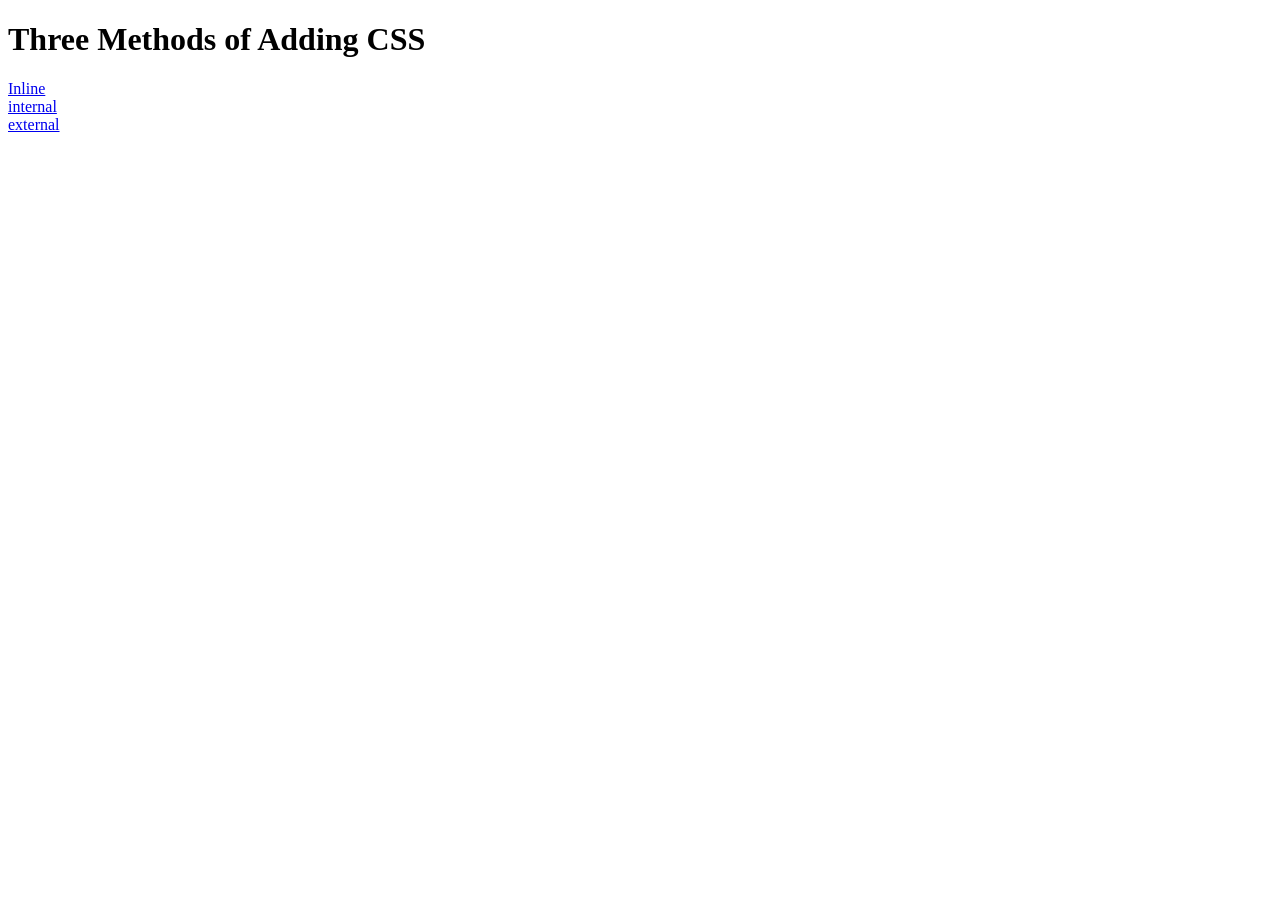
<file: CSS Activity I/index.html>
<!DOCTYPE html>
<html lang="en">

<head>
  <meta charset="UTF-8">
  <title>Adding CSS</title>
</head>

<body>
  <h1>Three Methods of Adding CSS</h1>
  <!-- Create 3 Links to The 3 Webpages: inline, internal and external -->
   <a href="inline.html">Inline</a>
   <br>
   <a href="internal.html">internal</a>
   <br>
   <a href="external.html">external</a>
   <br>
</body>

</html>
</file>
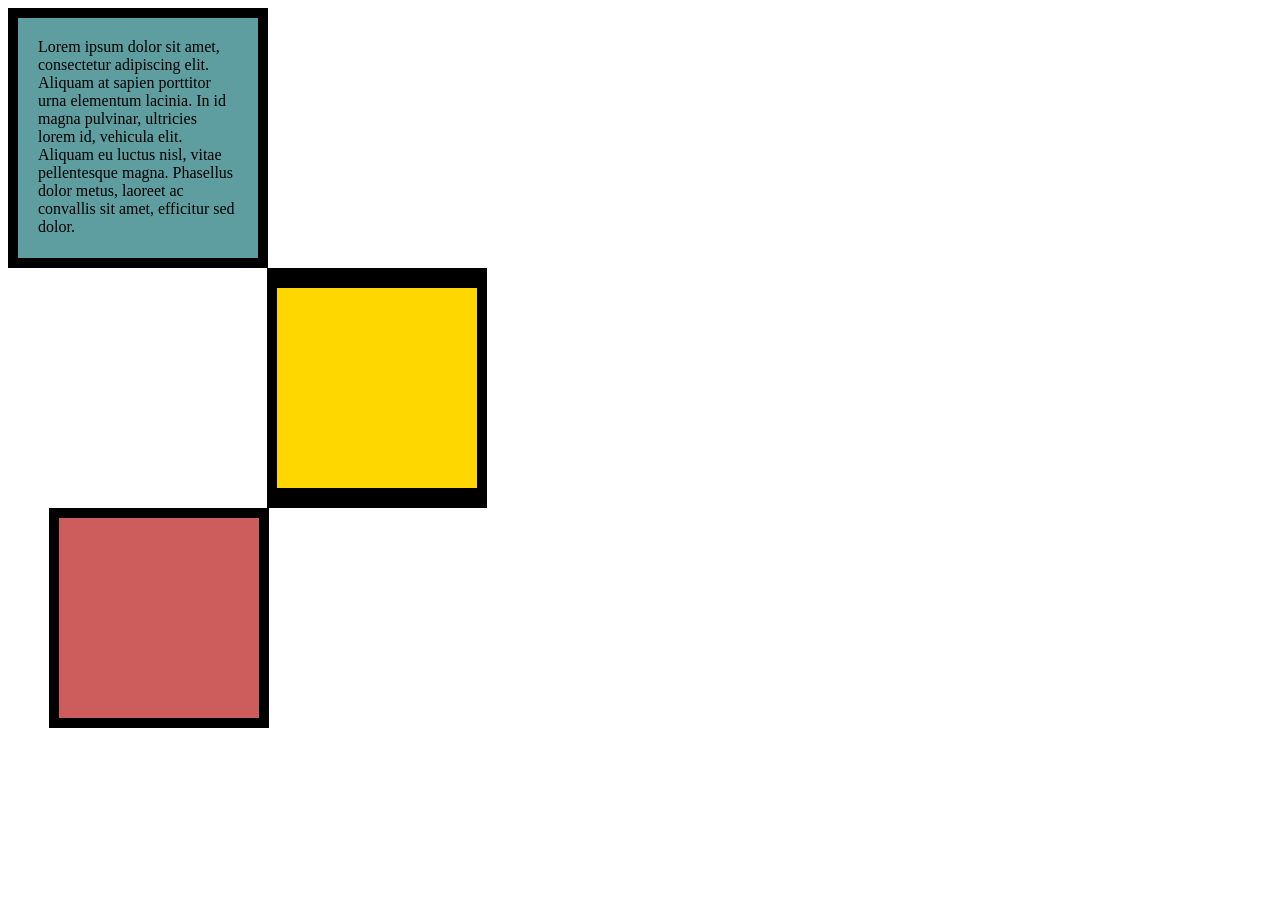
<file: CSS Activity II/index.html>
<!DOCTYPE html>
<html lang="en">

<head>
  <meta charset="UTF-8">
  <title>CSS Box Model</title>
  <style>
    .box   {
      height: 200px;
      width: 200px;
      
    }

    #first {
      background-color: cadetblue;
      padding: 20px;
      border: 10px;
      border-color: black;
      border-style: solid;
    }

    #second {
      background-color: gold;
      border-top: 20px;
      border-bottom: 20px;
      border-left: 10px;
      border-right: 10px;
      border-color: black;
      border-style: solid;
      margin-left: 259px;
    }

    #third {
      background-color: indianred;
      border: 10px;
      border-color: black;
      border-style: solid;
      margin-left: 41px;
    }

    p {
      margin: 0;
    }


  </style>
</head>

<body>

<div class="box" id="first">
  <p>
    Lorem ipsum dolor sit amet, consectetur adipiscing elit. Aliquam at sapien porttitor urna elementum lacinia. In
    id magna pulvinar, ultricies lorem id, vehicula elit. Aliquam eu luctus nisl, vitae pellentesque magna. Phasellus
    dolor metus, laoreet ac convallis sit amet, efficitur sed dolor.
  </p>
</div>
<div class="box" id="second"></div>

<div class="box" id="third"></div>

</body>

</html>
</file>
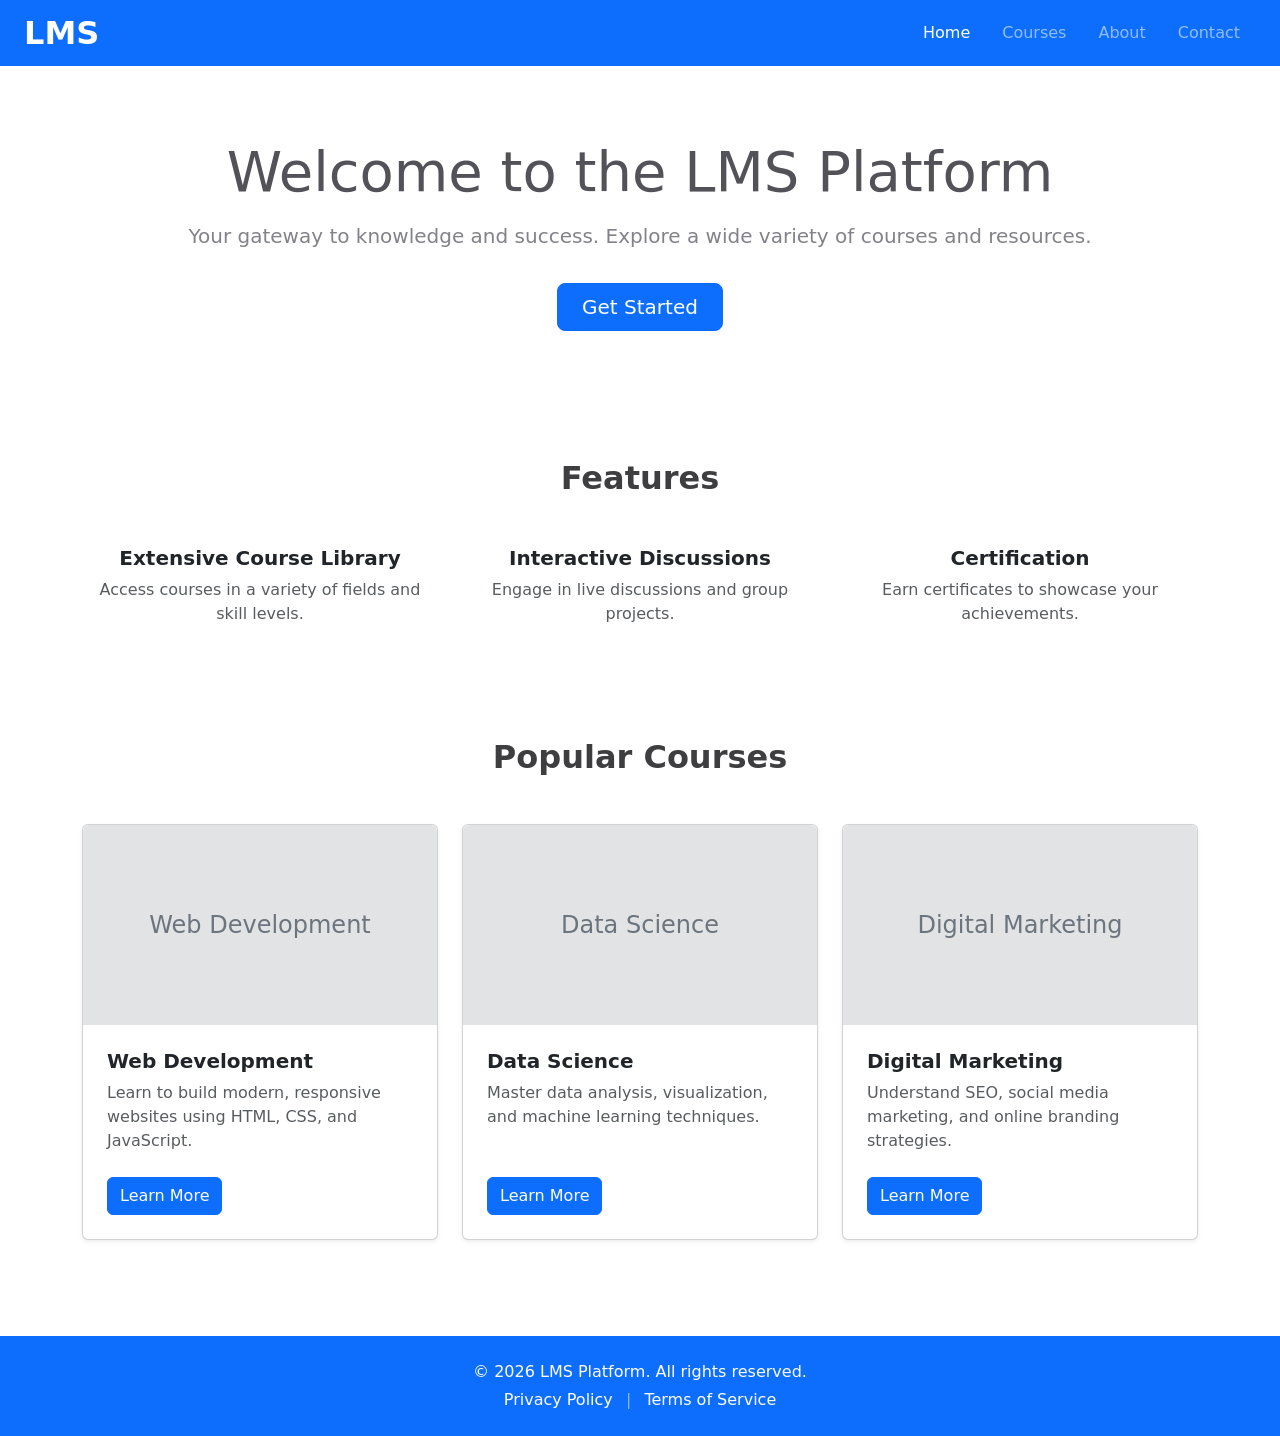
<file: Practical 2 LMS using Bootstrap/index.html>
<!DOCTYPE html>
<html lang="en">
<head>
    <meta charset="UTF-8">
    <meta name="viewport" content="width=device-width, initial-scale=1.0">
    <title>LMS Platform</title>
    <link href="https://cdn.jsdelivr.net/npm/bootstrap@5.3.3/dist/css/bootstrap.min.css" rel="stylesheet" integrity="sha384-QWTKZyjpPEjISv5WaRU9OFeRpok6YctnYmDr5pNlyT2bRjXh0JMhjY6hW+ALEwIH" crossorigin="anonymous">
    <link rel="stylesheet" href="style.css">
</head>
<body>
    <header>
        <nav class="navbar navbar-expand-sm bg-primary py-1" data-bs-theme="dark">
            <div class="container-fluid px-4">
                <a class="navbar-brand fs-2 fw-bold" style="font: size 20px; " href="#">LMS</a>
                <button class="navbar-toggler" type="button" data-bs-toggle="collapse" data-bs-target="#navbarNav" aria-controls="navbarNav" aria-expanded="false" aria-label="Toggle navigation">
                    <span class="navbar-toggler-icon"></span>
                </button>
                <div class="collapse navbar-collapse justify-content-end" id="navbarNav">
                    <ul class="navbar-nav">
                        <li class="nav-item">
                            <a class="nav-link active px-3" aria-current="page" href="#">Home</a>
                        </li>
                        <li class="nav-item">
                            <a class="nav-link px-3" href="#Courses">Courses</a>
                        </li>
                        <li class="nav-item">
                            <a class="nav-link px-3" href="#About">About</a>
                        </li>
                        <li class="nav-item">
                            <a class="nav-link px-3" href="#Contact">Contact</a>
                        </li>
                    </ul>
                </div>
            </div>
        </nav>
    </header>

    <main>
        
        <section class="intro">
            <div class="container text-center py-5 my-4">
                <h1 class="display-4 fw-normal mb-3" style="color: #535258;">Welcome to the LMS Platform</h1>
                <p class="lead mb-4" style="color: #83828a;">
                    Your gateway to knowledge and success. Explore a wide variety of courses and resources.
                </p>
                <button type="button" class="btn btn-primary btn-lg px-4 my-2">Get Started</button>
            </div>
        </section>

        
        <section class="container text-center py-5">
            <h2 class="mb-5 fw-bold"  style="color: #3e3e41;">Features</h2>
            <div class="row g-4">
                <div class="col-md-4">
                    <h5 class="fw-semibold mb-2">Extensive Course Library</h5>
                    <p class="text-body-secondary fs-6">
                        Access courses in a variety of fields and skill levels.
                    </p>
                </div>

                <div class="col-md-4">
                    <h5 class="fw-semibold mb-2">Interactive Discussions</h5>
                    <p class="text-body-secondary fs-6">
                        Engage in live discussions and group projects.
                    </p>
                </div>

                <div class="col-md-4">
                    <h5 class="fw-semibold mb-2">Certification</h5>
                    <p class="text-body-secondary fs-6">
                        Earn certificates to showcase your achievements.
                    </p>
                </div>
            </div>
        </section>

        <section class="container py-5">
    
            <h2 class="text-center mb-5 fw-bold" style="color: #3e3e41;">Popular Courses</h2>
            
            <div class="row g-4 justify-content-center">
                
                
                <div class="col-12 col-md-4">
                    <div class="card h-100 border-1 shadow-sm">
                        
                        <div class="bg-secondary-subtle text-secondary d-flex align-items-center justify-content-center rounded-top" style="height: 200px;">
                            <span class="fs-4">Web Development</span>
                        </div>
                        <div class="card-body d-flex flex-column text-start p-4">
                            <h5 class="card-title fw-bold text-dark mb-2">Web Development</h5>
                            <p class="card-text text-body-secondary fs-6 mb-4">
                                Learn to build modern, responsive websites using HTML, CSS, and JavaScript.
                            </p>
                            <a href="#" class="btn btn-primary mt-auto align-self-start">Learn More</a>
                        </div>
                    </div>
                </div>

                
                <div class="col-12 col-md-4">
                    <div class="card h-100 border-1 shadow-sm">
                        
                        <div class="bg-secondary-subtle text-secondary d-flex align-items-center justify-content-center rounded-top" style="height: 200px;">
                            <span class="fs-4">Data Science</span>
                        </div>
                        <div class="card-body d-flex flex-column text-start p-4">
                            <h5 class="card-title fw-bold text-dark mb-2">Data Science</h5>
                            <p class="card-text text-body-secondary fs-6 mb-4">
                                Master data analysis, visualization, and machine learning techniques.
                            </p>
                            <a href="#" class="btn btn-primary mt-auto align-self-start">Learn More</a>
                        </div>
                    </div>
                </div>

                
                <div class="col-12 col-md-4">
                    <div class="card h-100 border-1 shadow-sm">
                        <div class="bg-secondary-subtle text-secondary d-flex align-items-center justify-content-center rounded-top" style="height: 200px;">
                            <span class="fs-4">Digital Marketing</span>
                        </div>
                        <div class="card-body d-flex flex-column text-start p-4">
                            <h5 class="card-title fw-bold text-dark mb-2">Digital Marketing</h5>
                            <p class="card-text text-body-secondary fs-6 mb-4">
                                Understand SEO, social media marketing, and online branding strategies.
                            </p>
                            <a href="#" class="btn btn-primary mt-auto align-self-start">Learn More</a>
                        </div>
                    </div>
                </div>

            </div>
        </section>

    </main>
    <footer class="bg-primary text-white text-center py-4 mt-5">
        <div class="container">
            <p class="mb-1">&copy; 2026 LMS Platform. All rights reserved.</p>
        </div>
        <p class="mb-0">
            <a href="#" class="text-white text-decoration-none">Privacy Policy</a>
            <span class="mx-2 text-white-50">|</span>
            <a href="#" class="text-white text-decoration-none">Terms of Service</a>
        </p>
    </footer>

    <script src="https://cdn.jsdelivr.net/npm/bootstrap@5.3.3/dist/js/bootstrap.bundle.min.js" integrity="sha384-YvpcrYf0tY3lHB60NNkmXc5s9fDVZLESaAA55NDzOxhy9GkcIdslK1eN7N6jIeHz" crossorigin="anonymous"></script>
</body>
</html>
</file>
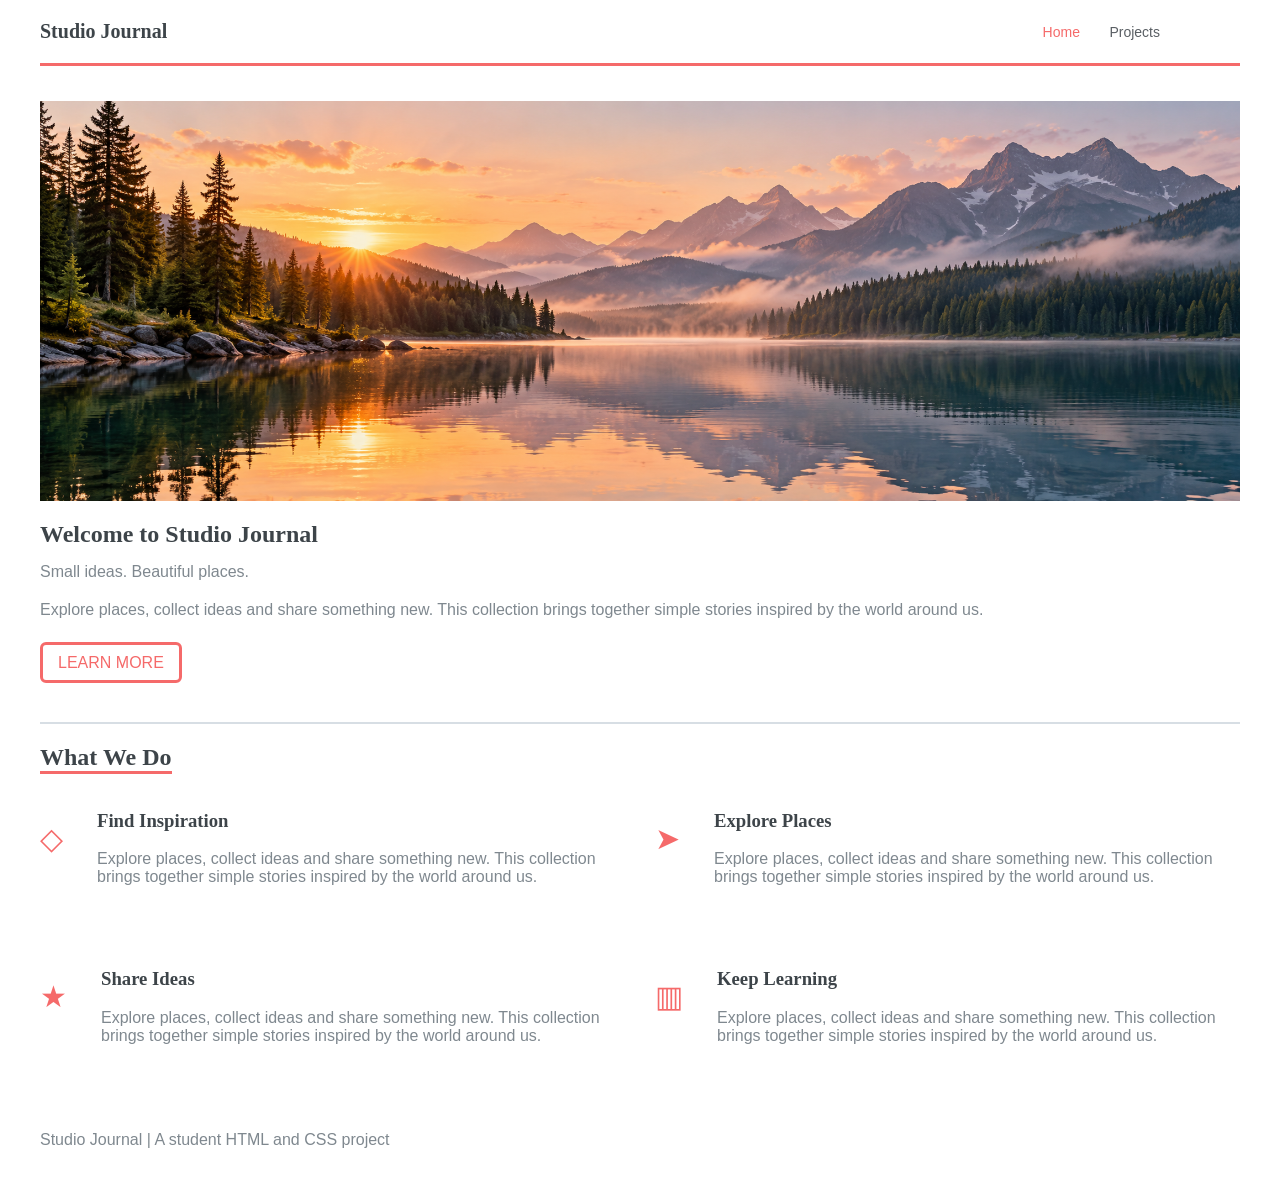
<file: Practical 2/index.html>
<!DOCTYPE html>
<html lang="en">
<head>
    <meta charset="UTF-8">
    <meta name="viewport" content="width=device-width, initial-scale=1.0">
    <title>Studio Journal | Home</title>
    <link rel="stylesheet" href="styles.css">
</head>
<body>
    <header>
        <a class="logo" href="index.html"><strong>Studio Journal</strong></a>
        <nav>
            <a href="index.html" class="active" aria-current="page">Home</a>
            <a href="projects.html">Projects</a>
        </nav>
    </header>

    <main>
        <section class="intro">
            <img class="banner" src="images/pic10.png" alt="Mountain lake at sunrise">
            <h1>Welcome to Studio Journal</h1>
            <p class="subtitle">Small ideas. Beautiful places.</p>
            <p class="description">Explore places, collect ideas and share something new. This collection brings together simple stories inspired by the world around us.</p>
            <a class="button" href="#features">Learn More</a>
        </section>

        <section id="features">
            <h2>What We Do</h2>
            <div class="features">
                <article class="feature">
                    <span class="icon" aria-hidden="true">◇</span>
                    <div>
                        <h3>Find Inspiration</h3>
                        <p>Explore places, collect ideas and share something new. This collection brings together simple stories inspired by the world around us.</p>
                    </div>
                </article>
                <article class="feature">
                    <span class="icon" aria-hidden="true">➤</span>
                    <div>
                        <h3>Explore Places</h3>
                        <p>Explore places, collect ideas and share something new. This collection brings together simple stories inspired by the world around us.</p>
                    </div>
                </article>
                <article class="feature">
                    <span class="icon" aria-hidden="true">★</span>
                    <div>
                        <h3>Share Ideas</h3>
                        <p>Explore places, collect ideas and share something new. This collection brings together simple stories inspired by the world around us.</p>
                    </div>
                </article>
                <article class="feature">
                    <span class="icon" aria-hidden="true">▥</span>
                    <div>
                        <h3>Keep Learning</h3>
                        <p>Explore places, collect ideas and share something new. This collection brings together simple stories inspired by the world around us.</p>
                    </div>
                </article>
            </div>
        </section>
    </main>
    <footer>Studio Journal | A student HTML and CSS project</footer>
</body>
</html>
</file>
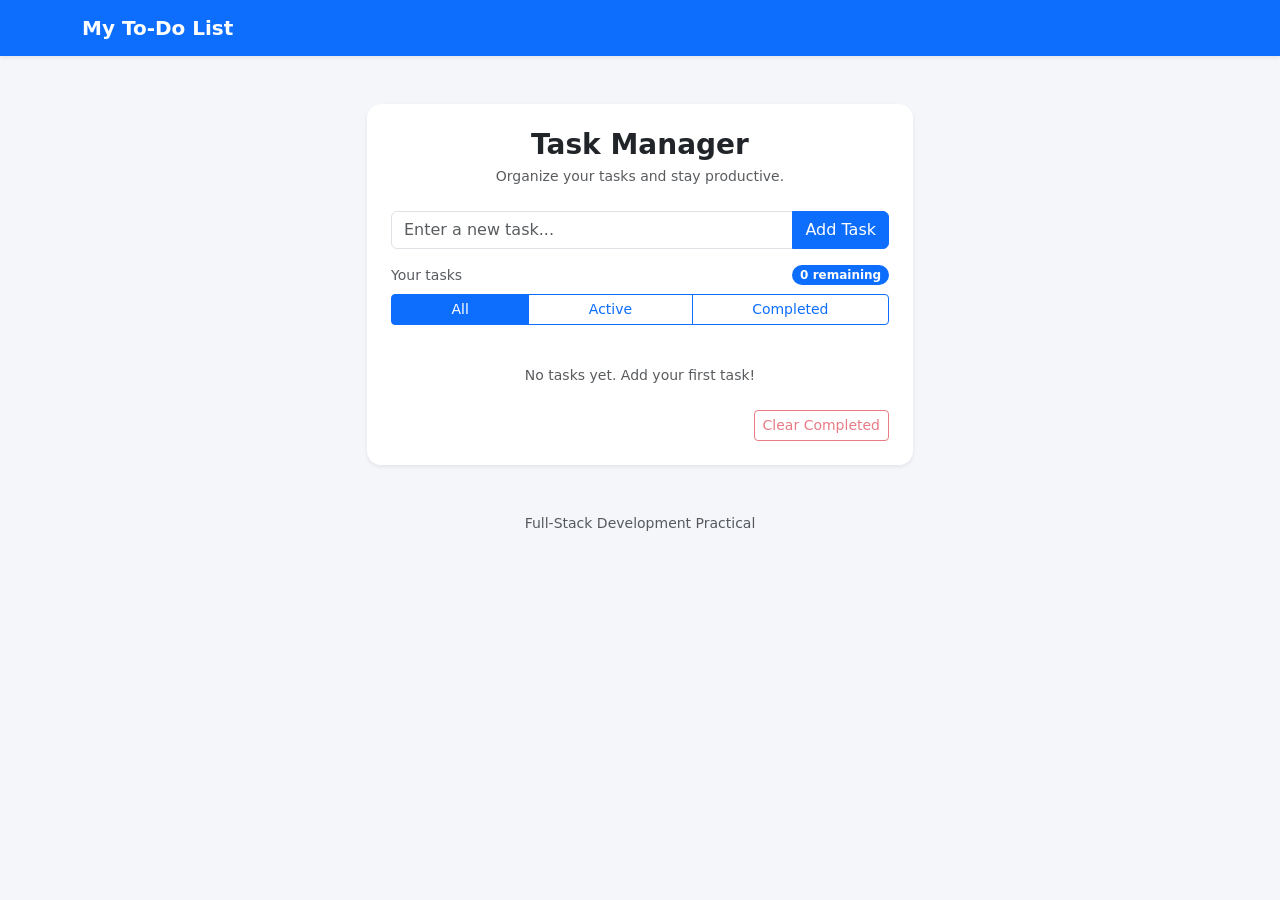
<file: To do list/index.html>
<!DOCTYPE html>
<html lang="en">
<head>
    <meta charset="UTF-8">
    <meta name="viewport" content="width=device-width, initial-scale=1.0">
    <title>To-Do-List</title>
    <link href="https://cdn.jsdelivr.net/npm/bootstrap@5.3.8/dist/css/bootstrap.min.css" rel="stylesheet" integrity="sha384-sRIl4kxILFvY47J16cr9ZwB07vP4J8+LH7qKQnuqkuIAvNWLzeN8tE5YBujZqJLB" crossorigin="anonymous">
    <link rel="stylesheet" href="style.css">
</head>
<body>

    <header>
         <nav class="navbar navbar-dark bg-primary shadow-sm">
            <div class="container">
            <span class="navbar-brand fw-semibold mb-0">My To-Do List</span>
            </div>
        </nav>
    </header>

    <main class="container py-4 py-md-5">
        <div class="row justify-content-center">
            <div class="col-12 col-md-10 col-lg-7 col-xl-6">

            <div class="card app-card border-0 shadow-sm">
                <div class="card-body p-3 p-sm-4">

                <h1 class="h3 fw-bold text-center mb-1">Task Manager</h1>
                <p class="text-center text-muted small mb-4">Organize your tasks and stay productive.</p>

                
                <form id="taskForm" novalidate>
                    <div class="input-group has-validation">
                    <input type="text" id="taskInput" class="form-control"
                            placeholder="Enter a new task..." aria-label="New task" autocomplete="off">
                    <button type="submit" id="addBtn" class="btn btn-primary">Add Task</button>
                    <div id="errorMsg" class="invalid-feedback">Please enter a task. It cannot be empty or only spaces.</div>
                    </div>
                </form>

               
                <div class="d-flex justify-content-between align-items-center mt-3 mb-2">
                    <span class="small text-muted">Your tasks</span>
                    <span id="taskCounter" class="badge text-bg-primary rounded-pill">0 remaining</span>
                </div>

                <!-- Filters -->
                <div class="btn-group w-100 mb-3" role="group" aria-label="Filter tasks">
                    <button type="button" class="btn btn-sm btn-primary filter-btn" data-filter="all">All</button>
                    <button type="button" class="btn btn-sm btn-outline-primary filter-btn" data-filter="active">Active</button>
                    <button type="button" class="btn btn-sm btn-outline-primary filter-btn" data-filter="completed">Completed</button>
                </div>

                <!-- Task list + empty message -->
                <ul id="taskList" class="list-group mb-3"></ul>
                <p id="emptyMsg" class="text-center text-muted small my-4">No tasks yet. Add your first task!</p>

                
                <div class="text-end">
                    <button type="button" id="clearBtn" class="btn btn-sm btn-outline-danger">Clear Completed</button>
                </div>

                </div>
            </div>

            </div>
        </div>
        </main>

        <footer>
            <div>
                <P class="text-center text-muted small mb-4">Full-Stack Development Practical</P>
            </div>
        </footer>


    <script src="https://cdn.jsdelivr.net/npm/bootstrap@5.3.8/dist/js/bootstrap.bundle.min.js" integrity="sha384-FKyoEForCGlyvwx9Hj09JcYn3nv7wiPVlz7YYwJrWVcXK/BmnVDxM+D2scQbITxI" crossorigin="anonymous"></script>
    <script src="script.js"></script>
</body>
</html>
</file>
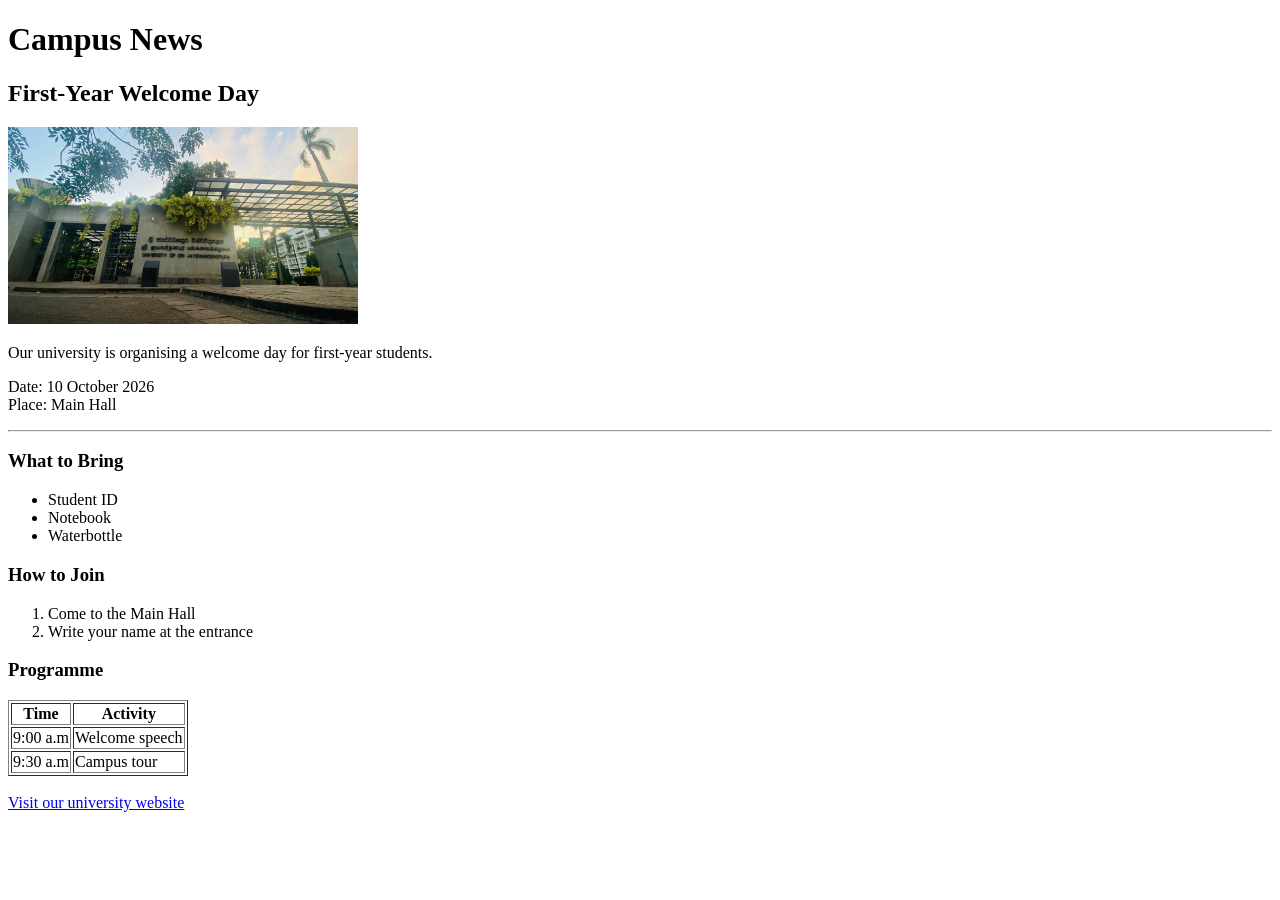
<file: Lab Practical 1/news.html>
<!DOCTYPE html>
<html lang="en">
<head>
    <meta charset="UTF-8">
    <meta name="viewport" content="width=device-width, initial-scale=1.0">
    <title>Campus News</title>
</head>
<body>
    <h1>Campus News</h1>
    <h2>First-Year Welcome Day</h2>
    <img src="university.jpg" alt="university Campus" width="350">

    <p>Our university is organising a welcome day for first-year students.</p>

    <p>Date: 10 October 2026
    <br>
    Place: Main Hall  
    </p>

    <hr>

    <h3>What to Bring</h3>

    <ul>
        <li>Student ID</li>
        <li>Notebook</li>
        <li>Waterbottle</li>
    </ul>
    
    <h3>How to Join</h3>

    <ol>
        <li>Come to the Main Hall</li>
        <li>Write your name at the entrance</li>
    </ol>

    <h3>Programme</h3>

    <table border="1">
        <tr>
            <th>Time</th>
            <th>Activity</th>
        </tr>
        <tr>
            <td>9:00 a.m</td>
            <td>Welcome speech</td>
        </tr>
        <tr>
            <td>9:30 a.m</td>
            <td>Campus tour</td>
        </tr>
    </table>
    
    <br>

    <a href="http://www.sjp.ac.lk/">Visit our university website</a>
</body>
</html>
</file>
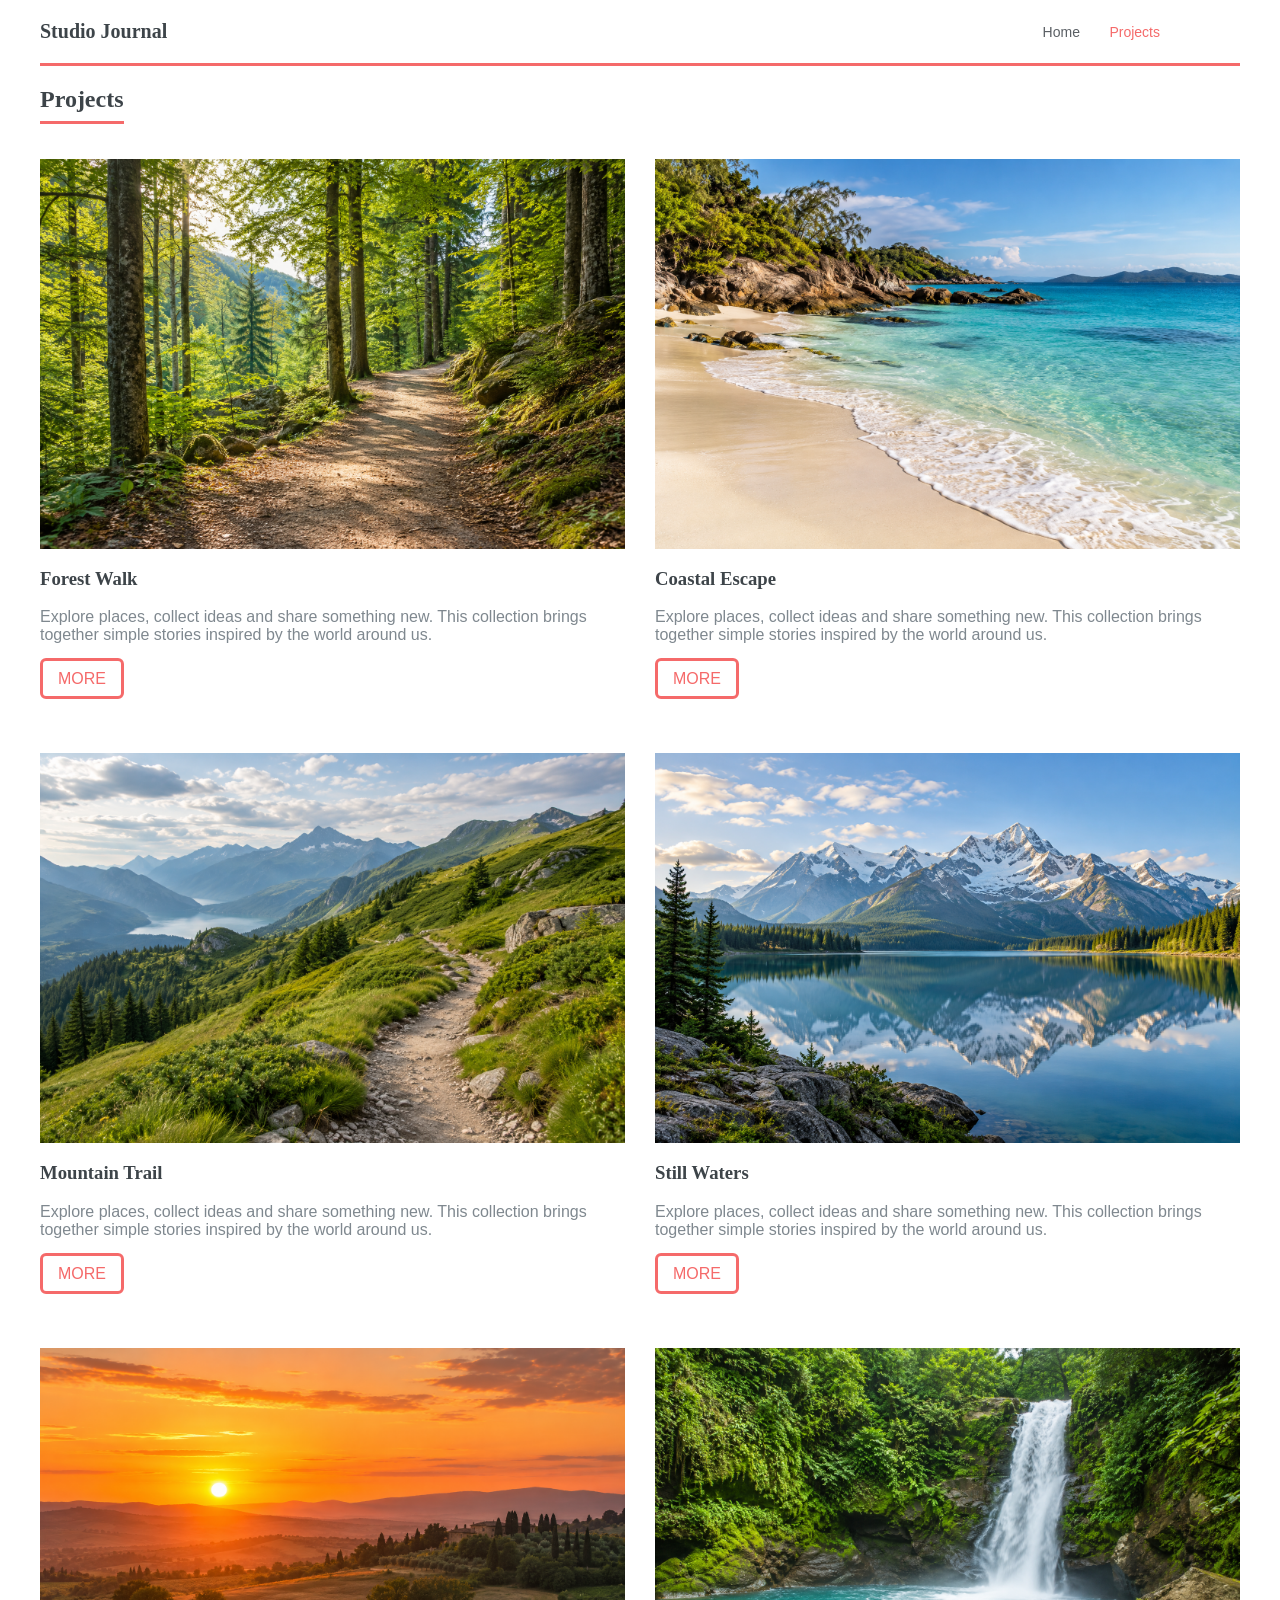
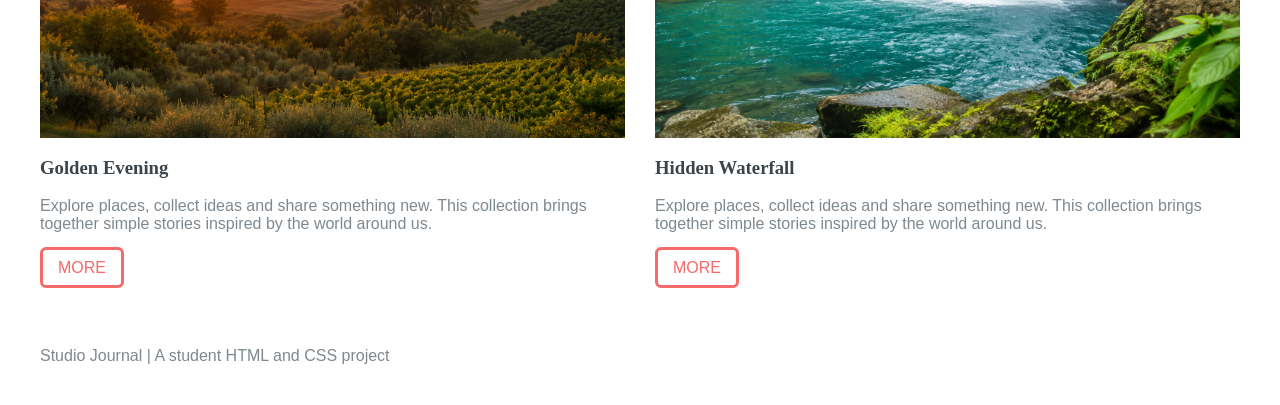
<file: Practical 2/projects.html>
<!DOCTYPE html>
<html lang="en">
<head>
    <meta charset="UTF-8">
    <meta name="viewport" content="width=device-width, initial-scale=1.0">
    <title>Studio Journal | Projects</title>
    <link rel="stylesheet" href="styles.css">
</head>
<body>
    <header>
        <a class="logo" href="index.html"><strong>Studio Journal</strong></a>
        <nav>
            <a href="index.html">Home</a>
            <a href="projects.html" class="active" aria-current="page">Projects</a>
        </nav>
    </header>

    <main>
        <section>
            <h1 class="section-title">Projects</h1>
            <div class="projects">
                <article>
                    <img src="images/pic01.png" alt="Sunlit path through a green forest">
                    <h3>Forest Walk</h3>
                    <p>Explore places, collect ideas and share something new. This collection brings together simple stories inspired by the world around us.</p>
                    <a class="button" href="images/pic01.png">More</a>
                </article>
                <article>
                    <img src="images/pic02.png" alt="Sandy coastline beside turquoise water">
                    <h3>Coastal Escape</h3>
                    <p>Explore places, collect ideas and share something new. This collection brings together simple stories inspired by the world around us.</p>
                    <a class="button" href="images/pic02.png">More</a>
                </article>
                <article>
                    <img src="images/pic03.png" alt="Trail through green mountain hills">
                    <h3>Mountain Trail</h3>
                    <p>Explore places, collect ideas and share something new. This collection brings together simple stories inspired by the world around us.</p>
                    <a class="button" href="images/pic03.png">More</a>
                </article>
                <article>
                    <img src="images/pic04.png" alt="Lake reflecting distant mountains">
                    <h3>Still Waters</h3>
                    <p>Explore places, collect ideas and share something new. This collection brings together simple stories inspired by the world around us.</p>
                    <a class="button" href="images/pic04.png">More</a>
                </article>
                <article>
                    <img src="images/pic05.png" alt="Sunset over rolling countryside">
                    <h3>Golden Evening</h3>
                    <p>Explore places, collect ideas and share something new. This collection brings together simple stories inspired by the world around us.</p>
                    <a class="button" href="images/pic05.png">More</a>
                </article>
                <article>
                    <img src="images/pic06.png" alt="Waterfall surrounded by green plants">
                    <h3>Hidden Waterfall</h3>
                    <p>Explore places, collect ideas and share something new. This collection brings together simple stories inspired by the world around us.</p>
                    <a class="button" href="images/pic06.png">More</a>
                </article>
            </div>
        </section>
    </main>
    <footer>Studio Journal | A student HTML and CSS project</footer>
</body>
</html>
</file>
<file: Practical 2 LMS using Bootstrap/style.css>

</file>
<file: Practical 2/styles.css>
body {
    margin: 40px;
    margin-top: 20px;
    font-family: Arial, Helvetica, sans-serif;
    color: #7f888f;
}

h1, h2, h3 { 
    color: #3d4449;
    font-family: Georgia, "Times New Roman", serif;
    font-weight: bold;
}

header { 
    display: flex;
    justify-content: space-between;
    align-items: center;
    padding-bottom: 20px;
    border-bottom: 3px solid #f56a6a;
}

nav a { 
    margin-right: 20px;
}

img { 
    width: 100%;
    display: block;
    margin-top: 35px; 
}

.projects { 
    display: grid;
    grid-template-columns: 1fr 1fr;
    gap: 30px;
}

.logo {
    color: #3d4449;
    font-family: Georgia, "Times New Roman", serif;
    font-weight: bold;
    text-decoration: none;
    font-size: 20px;
}

nav {
  padding-right: 55px;

}

nav a {
    margin-right: 25px;
    text-decoration: none;
    font-family: Arial, Helvetica, sans-serif;
    font-size: 14px;
    color: #5a5f64;

}

nav a.active {
    color: #f56a6a;
}

.banner {
    margin-top: 35px; 
}

h1 {
    margin-bottom: 0px;
}

.subtitle {
    margin-top: 15px;
}

.description {
    margin-top: 20px;
    margin-bottom: 35px;
}

.button {
    
    color: #f56a6a;
    text-decoration: none;
    text-transform: uppercase;
    padding: 9px;
    padding-left: 15px;
    padding-right: 15px;
    margin-top: 15px;
    border: 3px solid #f56a6a;
    border-radius: 6px;

}

.intro {
    padding-bottom: 50px;
    border-bottom: 2px solid #d7dee4;
}


h2 {
    border-bottom: 3px solid#f56a6a;
    display: table;
    margin-bottom: 0px;
}

.features {
    display: grid;
    grid-template-columns: 1fr 1fr;
    gap: 30px;
    margin-top: 0px;
    padding-top: 0;

}

.icon {
    color: #f56a6a;
    font-size: 30px;
}

.feature {
    display: flex;
    justify-content: space-between;
    align-items: center;

}

.feature div{
    margin-top: 17px;
    margin-left: 34px;
}

footer {
    padding-top: 70px;
}

.section-title {
    border-bottom: 3px solid#f56a6a;
    display: table;
    padding-bottom: 8px;
    margin-bottom: 0px;

}

.projects p{
    padding-bottom: 10px;
}
</file>
<file: To do list/style.css>
body {
  background-color: #f4f6fa;
  min-height: 100vh;
}

.app-card {
  border-radius: 14px;
}
 

.task-item {
  display: flex;
  align-items: center;
  gap: 0.75rem;
  padding: 0.6rem 0.9rem;
  transition: background-color 0.15s ease;
}
 
.task-item:hover {
  background-color: #f8f9fc;
}
 
.task-item .form-check-input {
  flex-shrink: 0;
  margin-top: 0;
  cursor: pointer;
}
 
.task-text {
  flex-grow: 1;
  min-width: 0;                
  word-break: break-word;
  cursor: pointer;
  user-select: none;
}
 

.task-item.completed .task-text {
  text-decoration: line-through;
  color: #8a909c;
}
 

.task-item .btn {
  flex-shrink: 0;
}
 
.filter-btn {
  transition: background-color 0.15s ease, color 0.15s ease;
}
 

@media (max-width: 575.98px) {
  .app-card .card-body {
    padding: 1rem;
  }
 
  h1.h3 {
    font-size: 1.35rem;
  }
 
  .task-item {
    padding: 0.55rem 0.65rem;
    gap: 0.5rem;
  }
}
</file>
